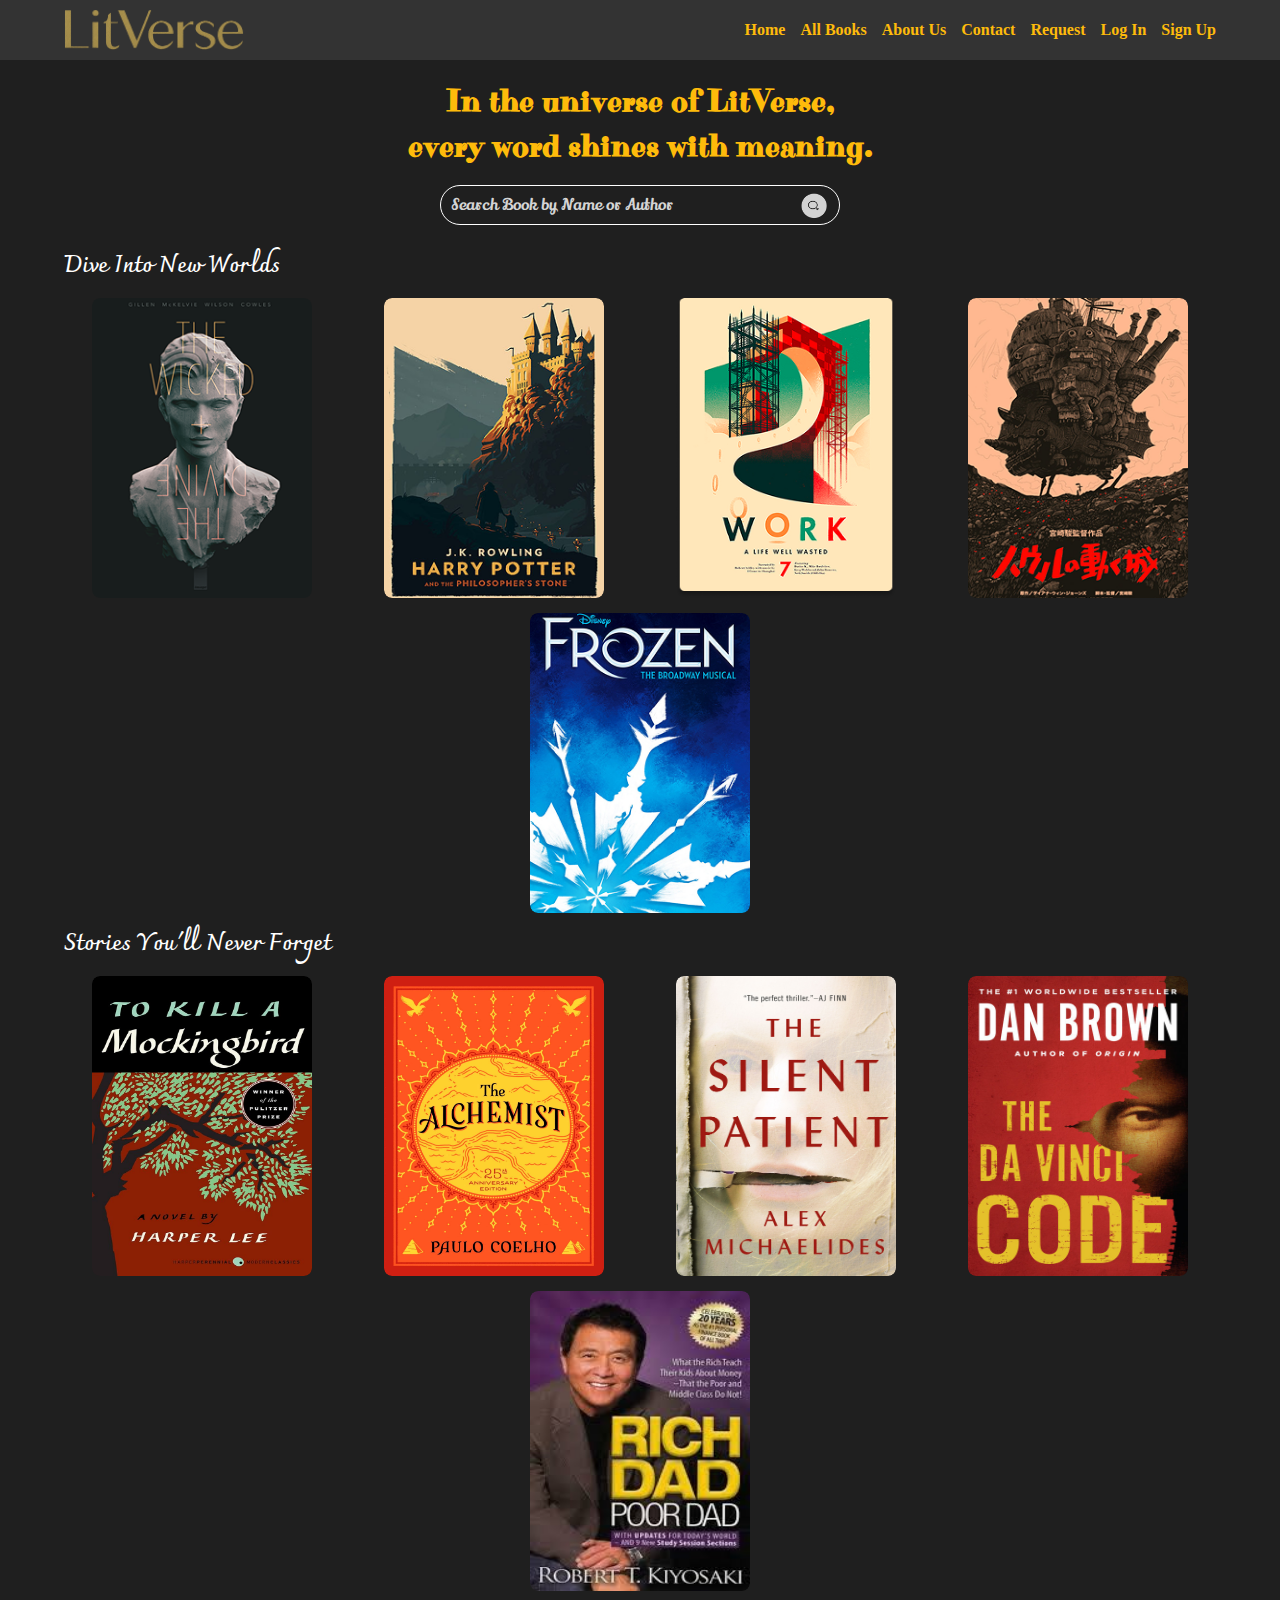
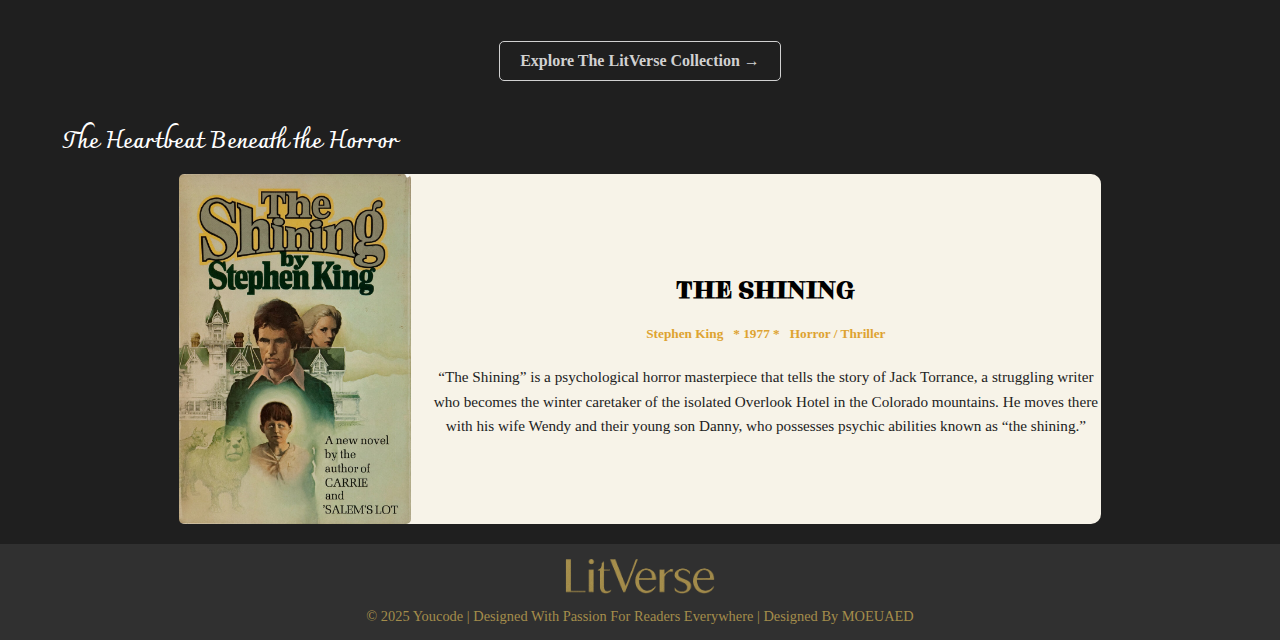
<file: index.html>
<!DOCTYPE html>
<html lang="en">
  <head>
    <meta charset="UTF-8" />
    <meta name="viewport" content="width=device-width, initial-scale=1.0" />
    <title>LitVerse</title>
    <link rel="stylesheet" href="css/style.css" />
    <link
      href="https://fonts.googleapis.com/css2?family=Purple+Purse&display=swap"
      rel="stylesheet" />
    <link
      href="https://fonts.googleapis.com/css2?family=Lily+Script+One&display=swap"
      rel="stylesheet" />
    <link
      href="https://fonts.googleapis.com/css2?family=Charmonman:wght@400;700&display=swap"
      rel="stylesheet" />


    <link rel="stylesheet" href="css/style.css">

  </head>
  <body>
    <header>
      <div class="nav-container">
        <img src="img/logo.png" alt="logo" class="nav-logo" />
        <input type="checkbox" id="nav-toggle" class="nav-toggle" />
        <label for="nav-toggle" class="nav-toggle-label"
          ><span></span><span></span><span></span
        ></label>
        <div class="nav-links">
          <a href="index.html">Home</a>
          <a href="html/books.html">All Books</a>
          <a href="html/about.html">About Us</a>
          <a href="html/contact.html">Contact</a>
          <a href="html/request.html">Request</a>
          <a href="html/login.html">Log In</a>
          <a href="html/signup.html">Sign Up</a>
        </div>
      </div>
    </header>

    <main>
      <h1 class="big-title">In the universe of LitVerse,<br />every word shines with meaning.</h1>
      <input type="search" placeholder="Search Book by Name or Author" />
      <h3>Dive Into New Worlds</h3>

      <div class="book-section">
        <div class="book-card">
          <img src="img/thewicked.png" alt="" />
          <div class="book-info">
            <h4>The Wicked</h4>
            <p>Author: Gregory Maguire</p>
            <small>Fantasy / 1995</small>
          </div>
        </div>
        <div class="book-card">
          <img src="img/harrypotter.png" alt="" />
          <div class="book-info">
            <h4>Harry Potter</h4>
            <p>Author: J.K. Rowling</p>
            <small>Fantasy / 1997</small>
          </div>
        </div>
        <div class="book-card">
          <img src="img/work.png" alt="" />
          <div class="book-info">
            <h4>Deep Work</h4>
            <p>Author: Cal Newport</p>
            <small>Self-help / 2016</small>
          </div>
        </div>
        <div class="book-card">
          <img src="img/chineese.png" alt="" />
          <div class="book-info">
            <h4>The Art of War</h4>
            <p>Author: Sun Tzu</p>
            <small>Philosophy / Ancient China</small>
          </div>
        </div>
        <div class="book-card">
          <img src="img/frozen.png" alt="" />
          <div class="book-info">
            <h4>Frozen Heart</h4>
            <p>Author: Hans C. Andersen</p>
            <small>Fairy Tale / 1844</small>
          </div>
        </div>
      </div>

      <h3>Stories You'll Never Forget</h3>
      <div class="book-section">
        <div class="book-card">
          <img src="img/ToKillAMockingbird.jpg" alt="" />
          <div class="book-info">
            <h4>To Kill a Mockingbird</h4>
            <p>Author: Harper Lee</p>
            <small>Drama / 1960</small>
          </div>
        </div>
        <div class="book-card">
          <img src="img/TheAlchemist.jpg" alt="" />
          <div class="book-info">
            <h4>The Alchemist</h4>
            <p>Author: Paulo Coelho</p>
            <small>Philosophy / 1988</small>
          </div>
        </div>
        <div class="book-card">
          <img src="img/TheSilentPatient.jpg" alt="" />
          <div class="book-info">
            <h4>The Silent Patient</h4>
            <p>Author: Alex Michaelides</p>
            <small>Thriller / 2019</small>
          </div>
        </div>
        <div class="book-card">
          <img src="img/TheDaVinciCode.jpg" alt="" />
          <div class="book-info">
            <h4>The Da Vinci Code</h4>
            <p>Author: Dan Brown</p>
            <small>Mystery / 2003</small>
          </div>
        </div>
        <div class="book-card">
          <img src="img/RichDad.jpg" alt="" />
          <div class="book-info">
            <h4>Rich Dad Poor Dad</h4>
            <p>Author: Robert Kiyosaki</p>
            <small>Finance / 1997</small>
          </div>
        </div>
      </div>

      <a href="html/books.html" class="explore-btn"
        >Explore The LitVerse Collection →</a
      >

      <h3>The Heartbeat Beneath the Horror</h3>
      <div class="landing-card">
        <img src="img/TheShining.jpg" alt="" />
        <div>
          <h1>THE SHINING</h1>
          <div class="info">
            <h5>Stephen King</h5>
            <h5>* 1977 *</h5>
            <h5>Horror / Thriller</h5>
          </div>
          <p>
            “The Shining” is a psychological horror masterpiece that tells the
            story of Jack Torrance, a struggling writer who becomes the winter
            caretaker of the isolated Overlook Hotel in the Colorado mountains.
            He moves there with his wife Wendy and their young son Danny, who
            possesses psychic abilities known as “the shining.”
          </p>
        </div>
      </div>
    </main>

    <footer>
      <img src="img/logo.png" alt="" />
      <p>
        © 2025 Youcode | Designed With Passion For Readers Everywhere | Designed
        By MOEUAED
      </p>
    </footer>
  </body>
</html>
</file>
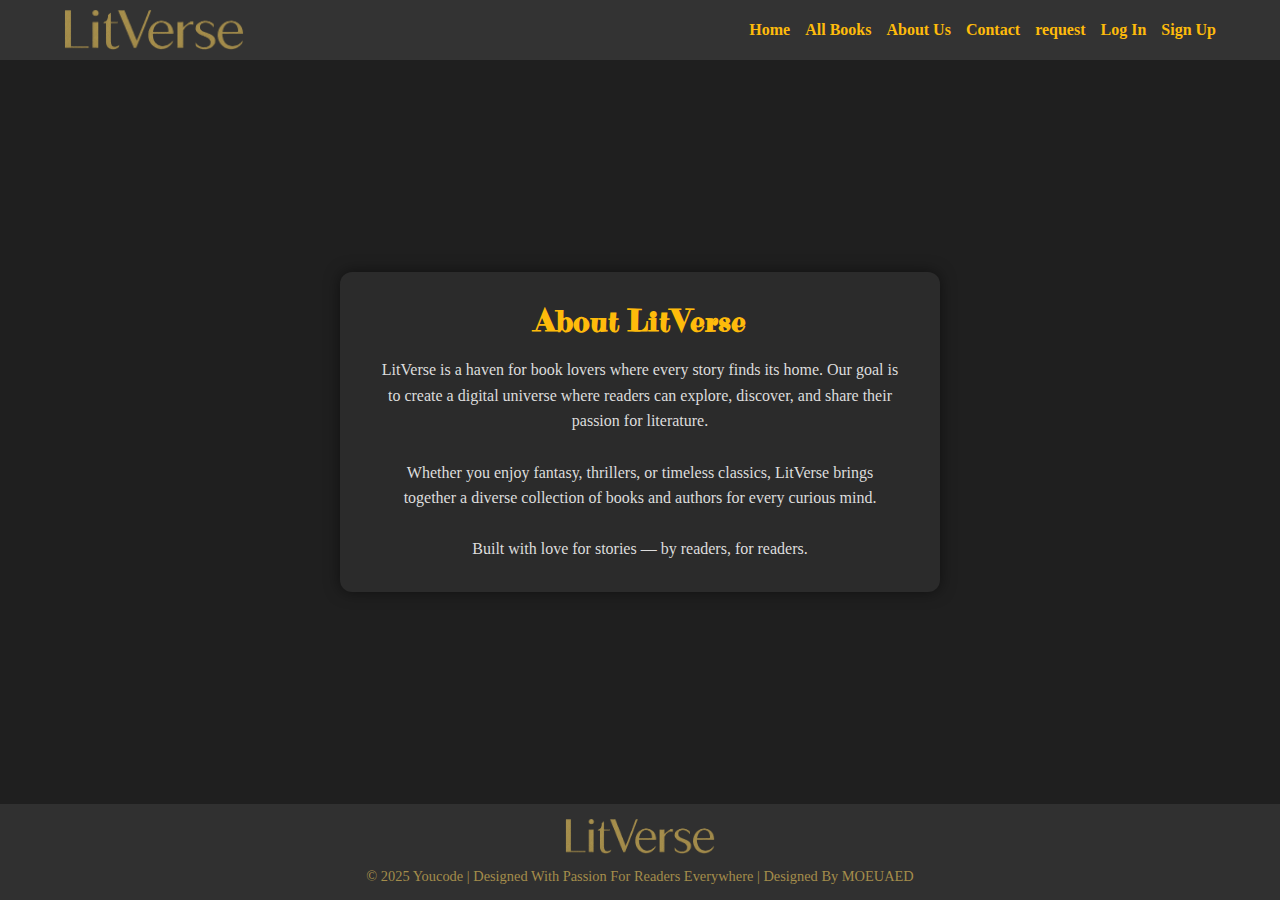
<file: html/about.html>
<!DOCTYPE html>
<html lang="en">
  <head>
    <meta charset="UTF-8" />
    <meta name="viewport" content="width=device-width, initial-scale=1.0" />
    <title>About Us — LitVerse</title>
    <link
      href="https://fonts.googleapis.com/css2?family=Purple+Purse&display=swap"
      rel="stylesheet"
    />
    <style>
      * {
        margin: 0;
        padding: 0;
        box-sizing: border-box;
      }

      body {
        background-color: #1f1f1f;
        font-family: "Georgia", serif;
        color: white;
        display: flex;
        flex-direction: column;
        min-height: 100vh;
      }

      header {
        background-color: #333;
        position: sticky;
        top: 0;
        z-index: 1000;
        padding: 10px 0;
      }

      nav.container-nav {
        display: flex;
        justify-content: space-between;
        align-items: center;
        width: 90%;
        margin: 0 auto;
        position: relative;
      }

      nav img.nav-logo {
        width: 180px;
      }

      .nav-links {
        display: flex;
        gap: 15px;
      }

      .nav-links a {
        text-decoration: none;
        color: #febb0b;
        font-weight: bold;
      }

      .nav-toggle {
        display: none;
      }

      .nav-toggle-label {
        display: none;
        flex-direction: column;
        cursor: pointer;
        gap: 5px;
      }

      .nav-toggle-label span {
        display: block;
        width: 25px;
        height: 3px;
        background: #febb0b;
      }

      @media (max-width: 768px) {
        .nav-toggle-label {
          display: flex;
        }
        .nav-links {
          position: absolute;
          top: 60px;
          right: 0;
          background-color: #333;
          flex-direction: column;
          width: 100%;
          display: none;
          z-index: 1000;
        }
        .nav-links a {
          padding: 10px 0;
          border-top: 1px solid #444;
        }
        .nav-toggle:checked + .nav-toggle-label + .nav-links {
          display: flex;
        }
      }

      main {
        flex: 1;
        display: flex;
        justify-content: center;
        align-items: center;
        padding: 40px 10px;
      }

      .about-card {
        background-color: #2b2b2b;
        padding: 30px 40px;
        border-radius: 12px;
        box-shadow: 0 0 15px rgba(0, 0, 0, 0.5);
        max-width: 600px;
        text-align: center;
      }

      .about-card h1 {
        font-family: "Purple Purse", cursive;
        color: #febb0b;
        margin-bottom: 15px;
        font-size: 2em;
      }

      .about-card p {
        color: #ddd;
        line-height: 1.6em;
        font-size: 1em;
      }

      footer {
        background-color: rgba(210, 210, 210, 0.1);
        padding: 15px 0;
        text-align: center;
      }

      footer img {
        height: 35px;
        width: 150px;
        margin-bottom: 10px;
      }

      footer p {
        color: #a48d4b;
        font-size: 0.9em;
      }
    </style>
  </head>
  <body>
    <header>
      <nav class="container-nav">
        <img src="../img/logo.png" alt="logo" class="nav-logo" />
        <input type="checkbox" id="nav-toggle" class="nav-toggle" />
        <label for="nav-toggle" class="nav-toggle-label">
          <span></span>
          <span></span>
          <span></span>
        </label>
        <div class="nav-links">
            <a href="../index.html">Home</a>
            <a href="books.html">All Books</a>
            <a href="about.html">About Us</a>
            <a href="contact.html">Contact</a>
            <a href="request.html">request</a>
            <a href="login.html">Log In</a>
            <a href="signup.html">Sign Up</a>
        </div>
      </nav>
    </header>

    <main >
      <div class="about-card">
        <h1>About LitVerse</h1>
        <p>
          LitVerse is a haven for book lovers where every story finds its home.
          Our goal is to create a digital universe where readers can explore,
          discover, and share their passion for literature.
          <br /><br />
          Whether you enjoy fantasy, thrillers, or timeless classics, LitVerse
          brings together a diverse collection of books and authors for every
          curious mind.
          <br /><br />
          Built with love for stories — by readers, for readers.
        </p>
      </div>
    </main>

    <footer>
      <img src="../img/logo.png" alt="" />
      <p>
        © 2025 Youcode | Designed With Passion For Readers Everywhere | Designed
        By MOEUAED
      </p>
    </footer>
  </body>
</html>
</file>
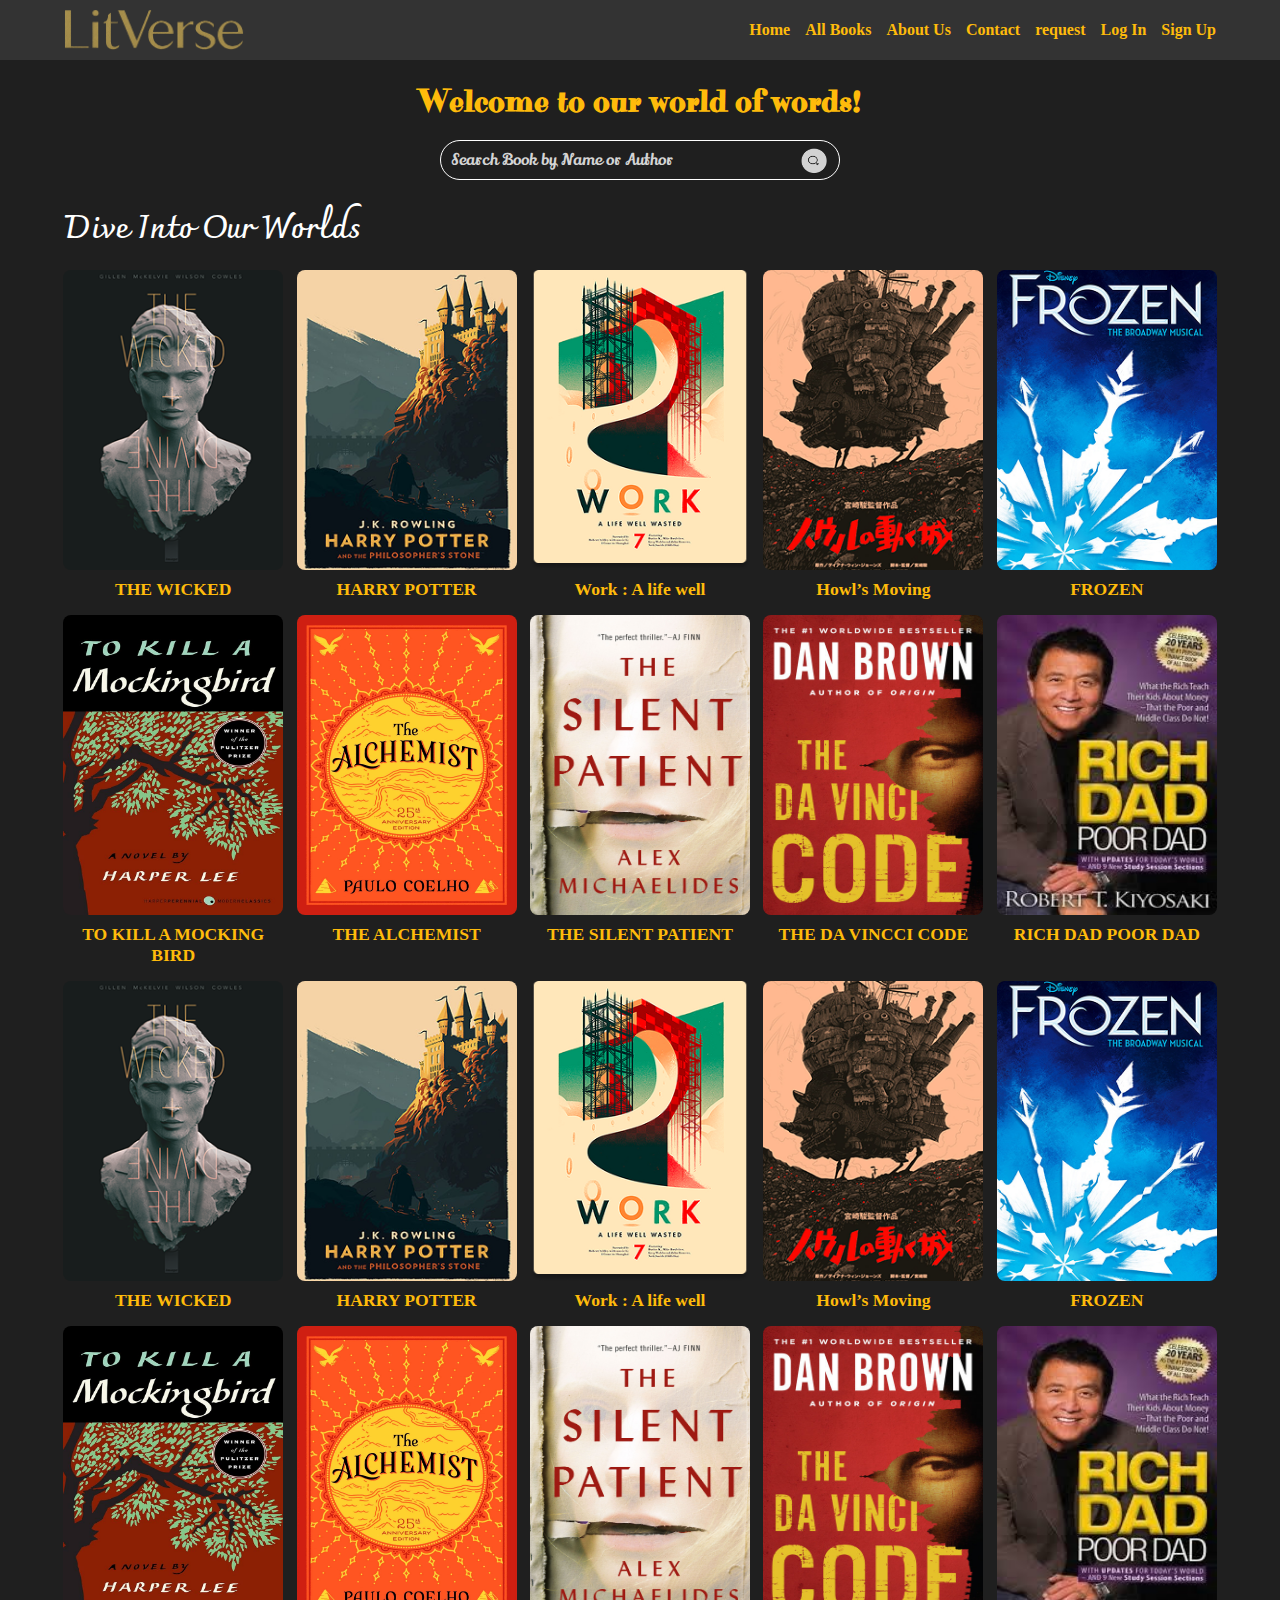
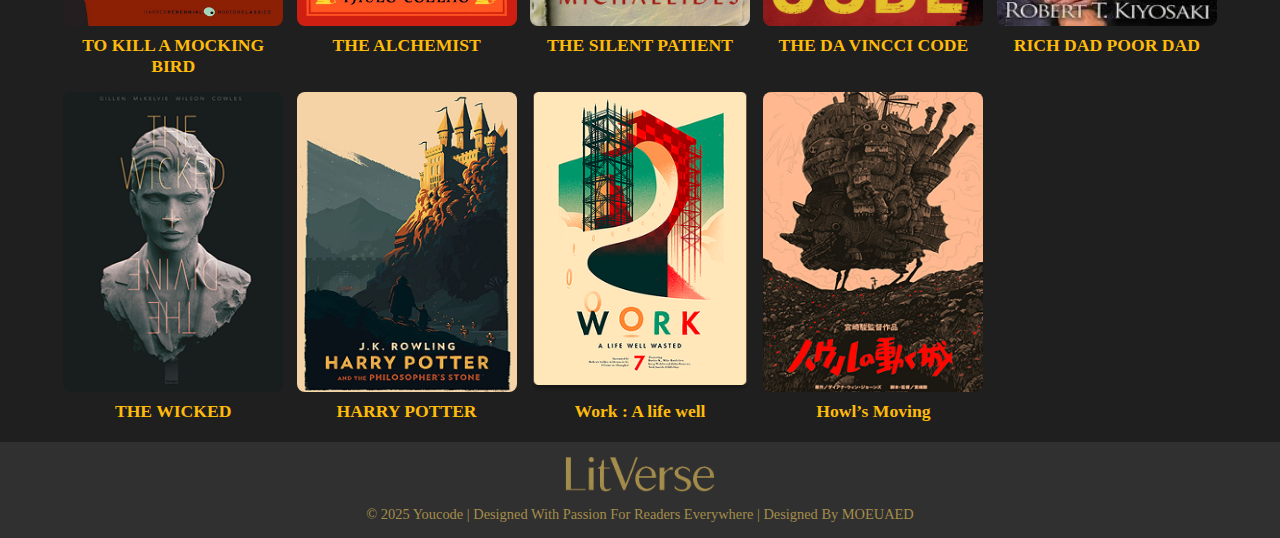
<file: html/books.html>
<!DOCTYPE html>
<html lang="en">
  <head>
    <meta charset="UTF-8" />
    <meta name="viewport" content="width=device-width, initial-scale=1.0" />
    <title>LitVerse</title>
    <link
      href="https://fonts.googleapis.com/css2?family=Purple+Purse&display=swap"
      rel="stylesheet"
    />
    <link
      href="https://fonts.googleapis.com/css2?family=Lily+Script+One&display=swap"
      rel="stylesheet"
    />
    <link
      href="https://fonts.googleapis.com/css2?family=Charmonman:wght@400;700&display=swap"
      rel="stylesheet"
    />
    <link rel="stylesheet" href="../css/style.css">
</head>
  <body>
    <header>
      <div class="nav-container">
        <img src="../img/logo.png" alt="logo" class="nav-logo" />
        <input type="checkbox" id="nav-toggle" class="nav-toggle" />
        <label for="nav-toggle" class="nav-toggle-label"
          ><span></span><span></span><span></span
        ></label>
        <div class="nav-links">
            <a href="../index.html">Home</a>
            <a href="books.html">All Books</a>
            <a href="about.html">About Us</a>
            <a href="contact.html">Contact</a>
            <a href="request.html">request</a>
            <a href="login.html">Log In</a>
            <a href="signup.html">Sign Up</a>
        </div>
      </div>
    </header>

    <main>
      <h1 class="big-title" >Welcome to our world of words!</h1>
      <input type="search" placeholder="Search Book by Name or Author" />

      <h3 class="books-h3">Dive Into Our Worlds</h3>
      <div class="books">
        <div>
          <a href="single.html"
            ><img src="../img/thewicked.png" alt="" />
            <h4>THE WICKED</h4></a
          >
        </div>
        <div>
          <a href="single.html"
            ><img src="../img/harrypotter.png" alt="" />
            <h4>HARRY POTTER</h4></a
          >
        </div>
        <div>
          <a href="single.html"
            ><img src="../img/work.png" alt="" />
            <h4>Work : A life well</h4></a
          >
        </div>
        <div>
          <a href="single.html"
            ><img src="../img/chineese.png" alt="" />
            <h4>Howl’s Moving</h4></a
          >
        </div>
        <div>
          <a href="single.html"
            ><img src="../img/frozen.png" alt="" />
            <h4>FROZEN</h4></a
          >
        </div>
        <div>
          <a href="single.html"
            ><img src="../img/ToKillAMockingbird.jpg" alt="" />
            <h4>TO KILL A MOCKING BIRD</h4></a
          >
        </div>
        <div>
          <a href="single.html"
            ><img src="../img/TheAlchemist.jpg" alt="" />
            <h4>THE ALCHEMIST</h4></a
          >
        </div>
        <div>
          <a href="single.html"
            ><img src="../img/TheSilentPatient.jpg" alt="" />
            <h4>THE SILENT PATIENT</h4></a
          >
        </div>
        <div>
          <a href="single.html"
            ><img src="../img/TheDaVinciCode.jpg" alt="" />
            <h4>THE DA VINCCI CODE</h4></a
          >
        </div>
        <div>
          <a href="single.html"
            ><img src="../img/RichDad.jpg" alt="" />
            <h4>RICH DAD POOR DAD</h4></a
          >
        </div>
        <div>
          <a href="b01.html"
            ><img src="../img/thewicked.png" alt="" />
            <h4>THE WICKED</h4></a
          >
        </div>
        <div>
          <a href="single.html"
            ><img src="../img/harrypotter.png" alt="" />
            <h4>HARRY POTTER</h4></a
          >
        </div>
        <div>
          <a href="single.html"
            ><img src="../img/work.png" alt="" />
            <h4>Work : A life well</h4></a
          >
        </div>
        <div>
          <a href="single.html"
            ><img src="../img/chineese.png" alt="" />
            <h4>Howl’s Moving</h4></a
          >
        </div>
        <div>
          <a href="single.html"
            ><img src="../img/frozen.png" alt="" />
            <h4>FROZEN</h4></a
          >
        </div>
        <div>
          <a href="single.html"
            ><img src="../img/ToKillAMockingbird.jpg" alt="" />
            <h4>TO KILL A MOCKING BIRD</h4></a
          >
        </div>
        <div>
          <a href="single.html"
            ><img src="../img/TheAlchemist.jpg" alt="" />
            <h4>THE ALCHEMIST</h4></a
          >
        </div>
        <div>
          <a href="single.html"
            ><img src="../img/TheSilentPatient.jpg" alt="" />
            <h4>THE SILENT PATIENT</h4></a
          >
        </div>
        <div>
          <a href="single.html"
            ><img src="../img/TheDaVinciCode.jpg" alt="" />
            <h4>THE DA VINCCI CODE</h4></a
          >
        </div>
        <div>
          <a href="single.html"
            ><img src="../img/RichDad.jpg" alt="" />
            <h4>RICH DAD POOR DAD</h4></a
          >
        </div>
        <div>
          <a href="b01.html"
            ><img src="../img/thewicked.png" alt="" />
            <h4>THE WICKED</h4></a
          >
        </div>
        <div>
          <a href="single.html"
            ><img src="../img/harrypotter.png" alt="" />
            <h4>HARRY POTTER</h4></a
          >
        </div>
        <div>
          <a href="single.html"
            ><img src="../img/work.png" alt="" />
            <h4>Work : A life well</h4></a
          >
        </div>
        <div>
          <a href="single.html"
            ><img src="../img/chineese.png" alt="" />
            <h4>Howl’s Moving</h4></a
          >
        </div>
      </div>
    </main>

    <footer>
      <img src="../img/logo.png" alt="" />
      <p>
        © 2025 Youcode | Designed With Passion For Readers Everywhere | Designed
        By MOEUAED
      </p>
    </footer>
  </body>
</html>
</file>
<file: css/style.css>
* {
    margin: 0;
    padding: 0;
    box-sizing: border-box;
}

body {
    background-color: #1f1f1f;
    font-family: "Georgia", serif;
    color: white;
    text-align: center;
}

header {
    background: #333;
}

.nav-container {
    display: flex;
    justify-content: space-between;
    align-items: center;
    width: 90%;
    margin: 0 auto;
    position: relative;
    padding: 10px 0;
}

.nav-logo {
    width: 180px;
}

.nav-links {
    display: flex;
    gap: 15px;
}

.nav-links a {
    text-decoration: none;
    color: #febb0b;
    font-weight: bold;
}

.nav-toggle {
    display: none;
}

.nav-toggle-label {
    display: none;
    flex-direction: column;
    cursor: pointer;
    gap: 5px;
}

.nav-toggle-label span {
    display: block;
    width: 25px;
    height: 3px;
    background: #febb0b;
}

@media (max-width: 768px) {
    .nav-toggle-label {
        display: flex;
    }

    .nav-links {
        position: absolute;
        top: 60px;
        right: 0;
        background-color: #333;
        flex-direction: column;
        width: 100%;
        display: none;
        z-index: 1000;
    }

    .nav-links a {
        padding: 10px 0;
        border-top: 1px solid #444;
    }

    .nav-toggle:checked+.nav-toggle-label+.nav-links {
        display: flex;
    }
}


h1 {
    color: #febb0b;
    font-size: 1.9em;
    line-height: 1.4em;
    margin-bottom: 20px;
    font-family: "Purple Purse", cursive;
}

input[type="search"] {
    background-color: #4b4c4b;
    padding: 10px;
    width: 25%;
    border-radius: 20px;
    border: 0.1px solid white;
    font-size: 1em;
    text-align: left;
    background: url("img/search.png") no-repeat right 10px center;
    background-size: 30px 30px;
    color: white;
}

input::placeholder {
    font-family: "Lily Script One", cursive;
    color: #d4d4d4;
    font-size: 1em;
}

h3 {
    font-family: "Charmonman", cursive;
    color: #fff;
    margin-bottom: 10px;
    font-size: 1.4em;
    text-align: left;
}

.book-section {
    display: flex;
    justify-content: space-around;
    flex-wrap: wrap;
    gap: 15px;
    margin-bottom: 10px;
}

.book-card {
    position: relative;
    width: 220px;
    height: 300px;
    overflow: hidden;
    border-radius: 8px;
}

.book-card img {
    width: 100%;
    height: 100%;
    border-radius: 8px;
    transition: transform 0.3s ease;
}

.book-card:hover img {
    transform: scale(1.08);
    filter: brightness(40%);
}

.book-info {
    position: absolute;
    bottom: 0;
    left: 0;
    width: 100%;
    height: 100%;
    background: rgba(20, 20, 20, 0.7);
    color: white;
    display: flex;
    flex-direction: column;
    justify-content: center;
    align-items: center;
    opacity: 0;
    transform: translateY(10px);
    transition: all 0.3s ease;
    text-align: center;
    border-radius: 8px;
}

.book-card:hover .book-info {
    opacity: 1;
    transform: translateY(0);
}

.book-info h4 {
    font-size: 1.1em;
    color: #febb0b;
    margin-bottom: 5px;
}

.book-info p {
    font-size: 0.9em;
    margin: 0;
}

.book-info small {
    font-size: 0.8em;
    color: #ccc;
}

a.explore-btn {
    display: inline-block;
    padding: 10px 20px;
    border: 1px solid #d1d1d1;
    border-radius: 5px;
    color: #d1d1d1;
    text-decoration: none;
    font-weight: bold;
    margin: 40px 0;
    transition: background 0.3s, color 0.3s;
}

a.explore-btn:hover {
    background-color: #febb0b;
    color: #1f1f1f;
}

.landing-card {
    background-color: #f7f3e8;
    color: #333;
    width: 80%;
    margin: 0 auto 20px;
    display: flex;
    align-items: center;
    gap: 20px;
    border-radius: 10px;
}

.landing-card img {
    width: 300px;
    height: 350px;
    border-radius: 5px;
}

.landing-card h1 {
    color: #000;
    font-size: 1.5em;
}

.landing-card h5 {
    color: #dea331;
    margin: 3px 0;
}

.landing-card p {
    color: #222;
    line-height: 1.6em;
    font-size: 0.95em;
}

.info {
    display: flex;
    justify-content: center;
    margin-bottom: 20px;
    gap: 10px;
}

footer {
    background-color: rgba(210, 210, 210, 0.1);
    padding: 15px 0;
    text-align: center;
}

footer img {
    height: 35px;
    width: 150px;
    margin-bottom: 10px;
}

footer p {
    color: #a48d4b;
    font-size: 0.9em;
}

/* ✅ Responsive Design */
@media (max-width: 992px) {
    .landing-card {
        flex-direction: column;
        width: 95%;
    }

    .landing-card img {
        width: 90%;
        height: auto;
    }

    input[type="search"] {
        width: 50%;
    }
}

@media (max-width: 768px) {
    .book-card {
        width: 45%;
        height: auto;
    }

    .book-card img {
        height: auto;
    }

    input[type="search"] {
        width: 70%;
    }

    .landing-card {
        flex-direction: column;
        width: 90%;
        text-align: center;
    }
}

@media (max-width: 480px) {
    .book-card {
        width: 90%;
        height: auto;
    }

    h1 {
        font-size: 1.4em;
    }

    h3 {
        text-align: center;
    }

    input[type="search"] {
        width: 85%;
    }

    .landing-card {
        width: 95%;
    }

    .landing-card img {
        width: 100%;
        height: auto;
    }
}



.container-login {
    margin: 50px auto;
    max-width: 500px;
    border: 1px solid #a48d4b;
    background: #d4d4d4;
    border-radius: 10px;
    overflow: hidden;
}

.img-login {
    width: 100%;
    height: 200px;
    object-fit: cover;
}

h1 {
    color: #1f1f1f;
    text-align: center;
    margin: 15px 0;
}

form {
    padding: 2em;
    text-align: left;
    color: #333;
}

label {
    display: block;
    font-weight: bold;
    margin-bottom: 5px;
}

input[type="email"],
input[type="password"] {
    width: 100%;
    padding: 10px;
    border-radius: 6px;
    border: 1px solid #aaa;
    margin-bottom: 15px;
}

input[type="button"] {
    width: 100%;
    background: #a48d4b;
    color: white;
    font-weight: bold;
    border: none;
    padding: 10px;
    border-radius: 6px;
    cursor: pointer;
}

input[type="button"]:hover {
    background: #febb0b;
    color: #1f1f1f;
}

p.signup-link {
    text-align: center;
    margin-top: 10px;
    font-size: 0.95em;
}

a {
    color: #1f1f1f;
    font-weight: bold;
    text-decoration: none;
}

a:hover {
    text-decoration: underline;
}

.container-signup {
    margin: 30px auto;
    max-width: 700px;
    border: 1px solid #A48D4B;
    background: #d4d4d4;
    border-radius: 10px;
    overflow: hidden;
}

.img-sign {
    width: 100%;
    height: 200px;
    object-fit: cover;
}

h1 {
    color: #1f1f1f;
    text-align: center;
    margin: 15px 0;
}

form {
    padding: 2em;
    text-align: left;
    color: #333;
}

.form-row {
    display: flex;
    justify-content: space-between;
    gap: 10px;
    margin-bottom: 10px;
}

.form-row div {
    flex: 1;
}

label {
    display: block;
    font-weight: bold;
    margin-bottom: 5px;
}

input[type=text],
input[type=email],
input[type=password],
input[type=number] {
    width: 100%;
    padding: 10px;
    border-radius: 6px;
    border: 1px solid #aaa;
    margin-bottom: 10px;
}

.date-row {
    display: flex;
    gap: 10px;
    margin-bottom: 15px;
}

.date-row input {
    flex: 1;
}

.gender {
    display: flex;
    gap: 15px;
    align-items: center;
    margin-bottom: 15px;
}

input[type=button] {
    width: 100%;
    background: #A48D4B;
    color: white;
    font-weight: bold;
    border: none;
    padding: 10px;
    border-radius: 6px;
    cursor: pointer;
}

input[type=button]:hover {
    background: #FEBB0B;
    color: #1f1f1f;
}

p.login-link {
    text-align: center;
    margin-top: 10px;
    font-size: 0.95em;
}

a {
    color: #1f1f1f;
    font-weight: bold;
    text-decoration: none;
}

a:hover {
    text-decoration: underline;
}

.container-form {
    margin: 30px auto;
    max-width: 600px;
    border: 1px solid #A48D4B;
    background: #d4d4d4;
    border-radius: 10px;
    overflow: hidden;
}

.img-form {
    width: 100%;
    height: 200px;
    object-fit: cover;
}

h1 {
    text-align: center;
    color: #1f1f1f;
    margin: 15px 0;
    font-family: 'Purple Purse', cursive;
}

form {
    padding: 2em;
    color: #333;
}

label {
    display: block;
    font-weight: bold;
    margin-bottom: 5px;
}

input[type=text],
input[type=email],
textarea {
    width: 100%;
    padding: 10px;
    margin-bottom: 15px;
    border-radius: 6px;
    border: 1px solid #aaa;
}

textarea {
    resize: none;
    height: 120px;
}

input[type=submit] {
    width: 100%;
    padding: 10px;
    background: #A48D4B;
    color: white;
    font-weight: bold;
    border: none;
    border-radius: 6px;
    cursor: pointer;
}

input[type=submit]:hover {
    background: #FEBB0B;
    color: #1f1f1f;
}


main {
    width: 90%;
    margin: 20px auto;
}

h1 {
    color: #febb0b;
    font-size: 2em;
    line-height: 1.4em;
    margin-bottom: 20px;
    font-family: "Purple Purse", cursive;
}

.big-title {
    color: #febb0b;
}

input[type="search"] {
    background-color: #4b4c4b;
    padding: 10px;
    border-radius: 20px;
    border: 0.1px solid white;
    width: 50%;
    max-width: 400px;
    font-size: 1em;
    text-align: left;
    background: url("../img/search.png") no-repeat right 10px center;
    background-size: 30px 30px;
    color: white;
    margin-bottom: 20px;
}

input::placeholder {
    font-family: "Lily Script One", cursive;
    color: #d4d4d4;
    font-size: 1em;
}


.books-h3 {
    font-family: "Charmonman", cursive;
    color: #fff;
    margin-bottom: 10px;
    font-size: 2em;
    text-align: left;
}

.books {
    display: grid;
    grid-template-columns: repeat(auto-fit, minmax(200px, 1fr));
    gap: 15px;
    justify-items: center;
}

.books img {
    width: 220px;
    height: 300px;
    border-radius: 8px;
    transition: transform 0.3s;
}

.books img:hover {
    transform: scale(1.05);
}

.books h4 {
    margin-top: 5px;
    font-size: 1.1em;
    color: #febb0b;
}

.books p {
    font-size: 0.9em;
    color: #ccc;
}

@media (max-width: 1024px) {
    input[type="search"] {
        width: 60%;
    }

    .books img {
        width: 180px;
        height: 250px;
    }
}

@media (max-width: 768px) {
    h1 {
        font-size: 1.6em;
    }

    input[type="search"] {
        width: 70%;
    }

    .books img {
        width: 160px;
        height: 220px;
    }

    .books-h3 {
        text-align: center;
        font-size: 1.5em;
    }
}

@media (max-width: 480px) {
    h1 {
        font-size: 1.4em;
    }

    input[type="search"] {
        width: 90%;
    }

    .books img {
        width: 140px;
        height: 200px;
    }

    .books-h3 {
        text-align: center;
        font-size: 1.3em;
    }
}


.container-form {
    margin: 30px auto;
    max-width: 600px;
    border: 1px solid #a48d4b;
    background: #d4d4d4;
    border-radius: 10px;
    overflow: hidden;
}

.img-form {
    width: 100%;
    height: 200px;
    object-fit: cover;
}

h1 {
    text-align: center;
    color: #1f1f1f;
    margin: 15px 0;
    font-family: "Purple Purse", cursive;
}

form {
    padding: 2em;
    color: #333;
}

label {
    display: block;
    font-weight: bold;
    margin-bottom: 5px;
}

input[type="text"],
input[type="email"] {
    width: 100%;
    padding: 10px;
    margin-bottom: 15px;
    border-radius: 6px;
    border: 1px solid #aaa;
}

input[type="submit"] {
    width: 100%;
    padding: 10px;
    background: #a48d4b;
    color: white;
    font-weight: bold;
    border: none;
    border-radius: 6px;
    cursor: pointer;
}

input[type="submit"]:hover {
    background: #febb0b;
    color: #1f1f1f;
}
</file>
